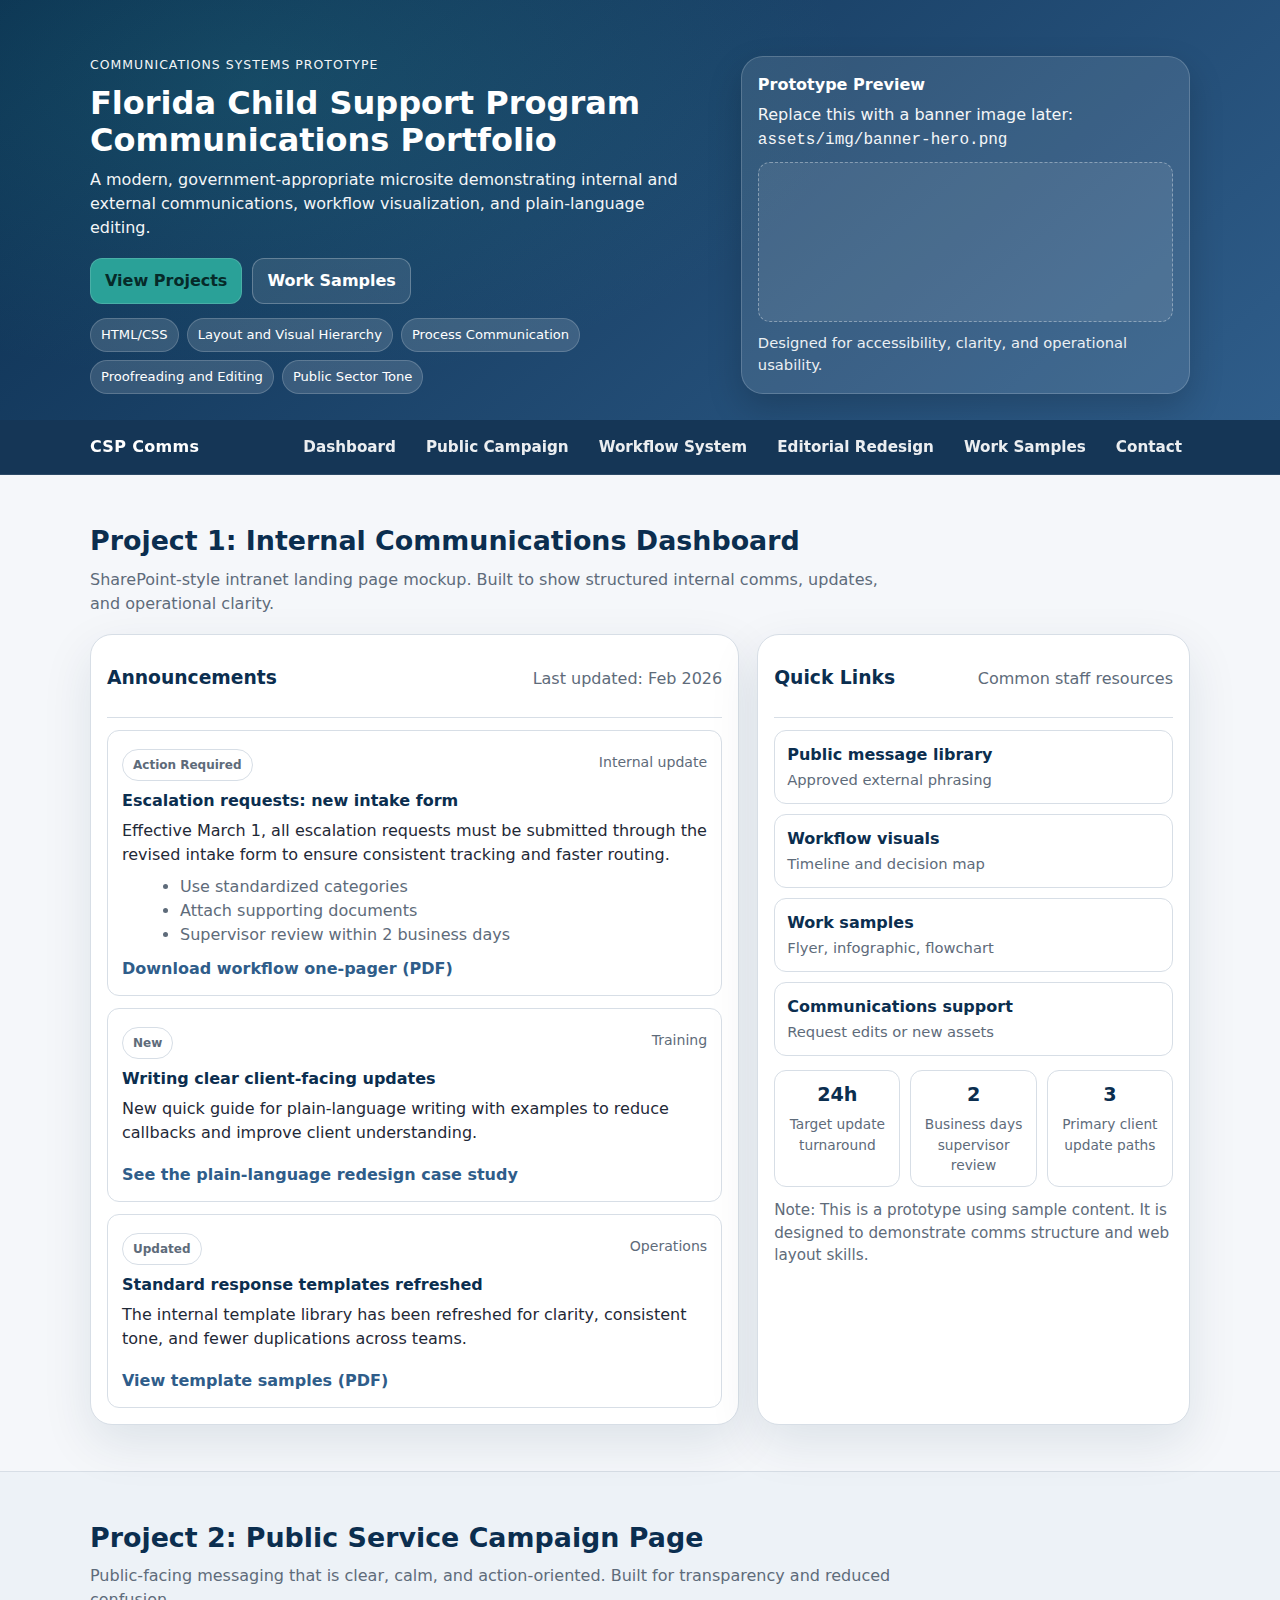
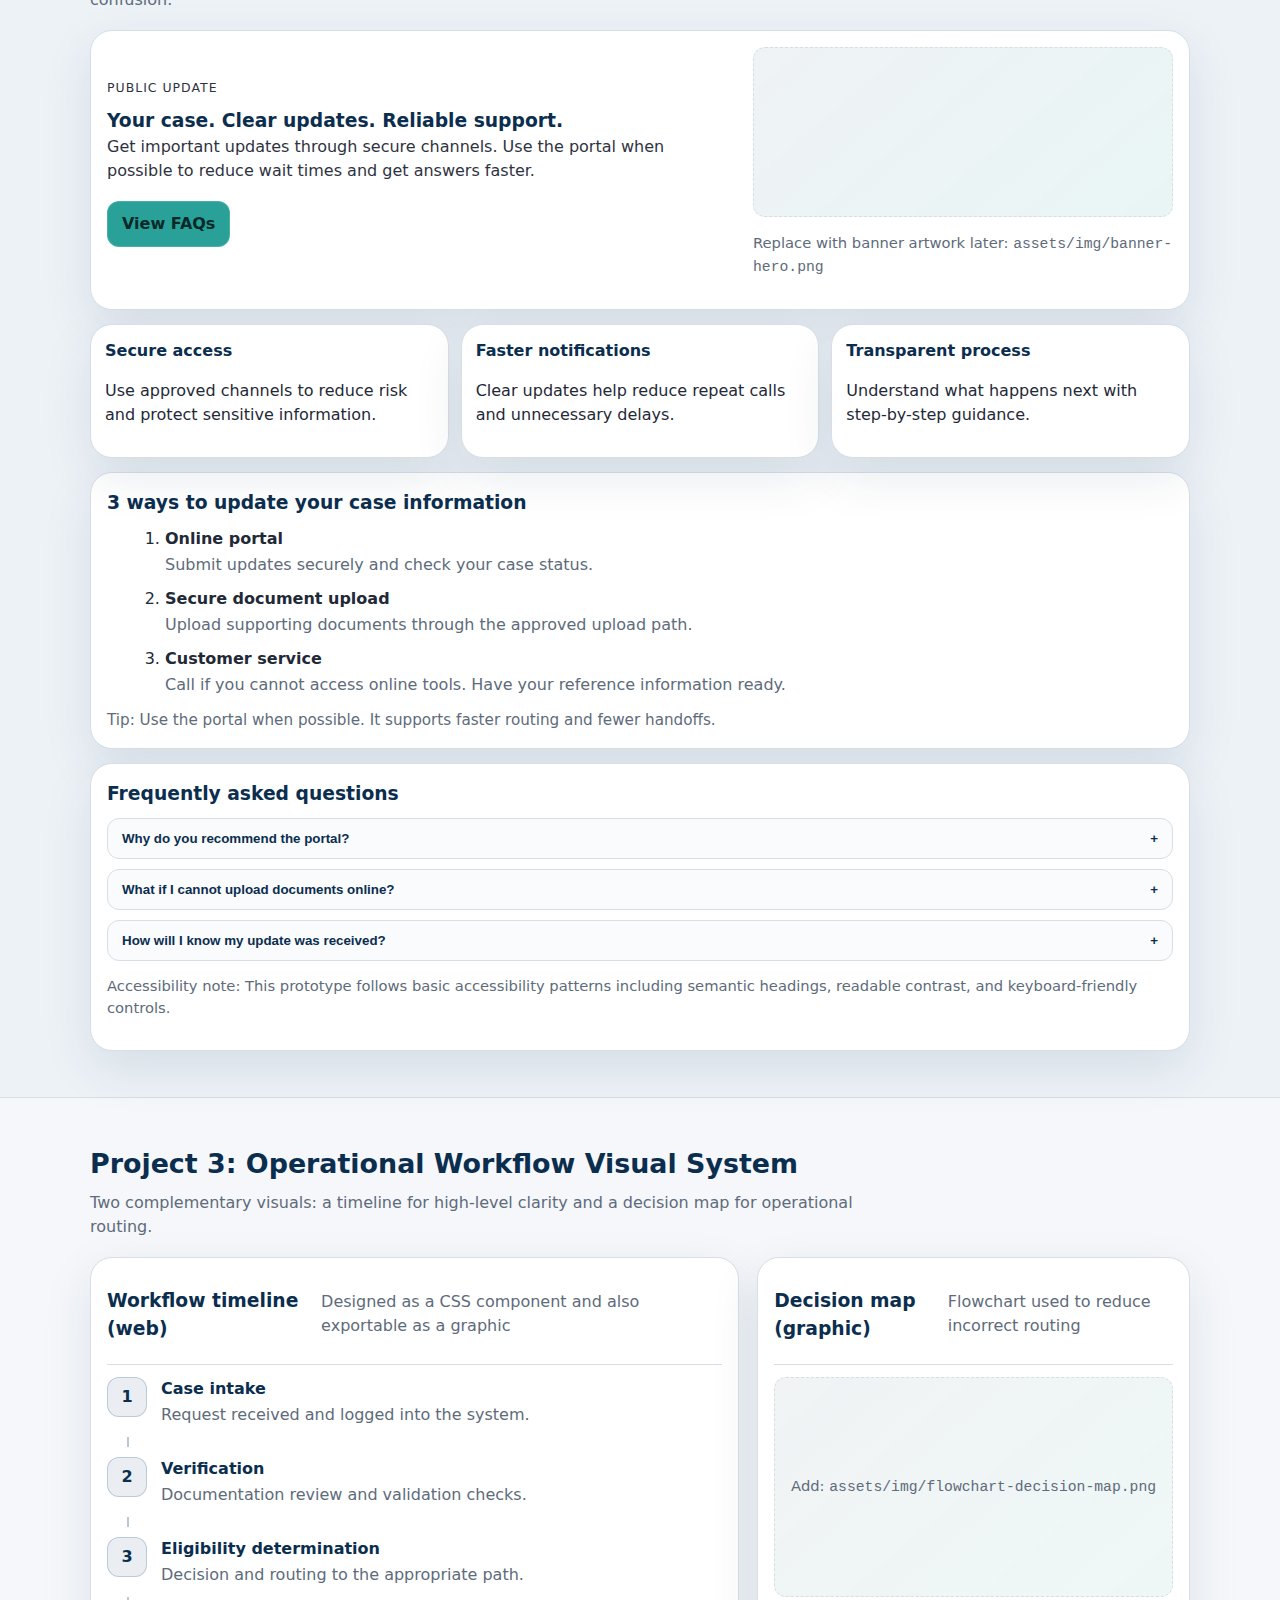
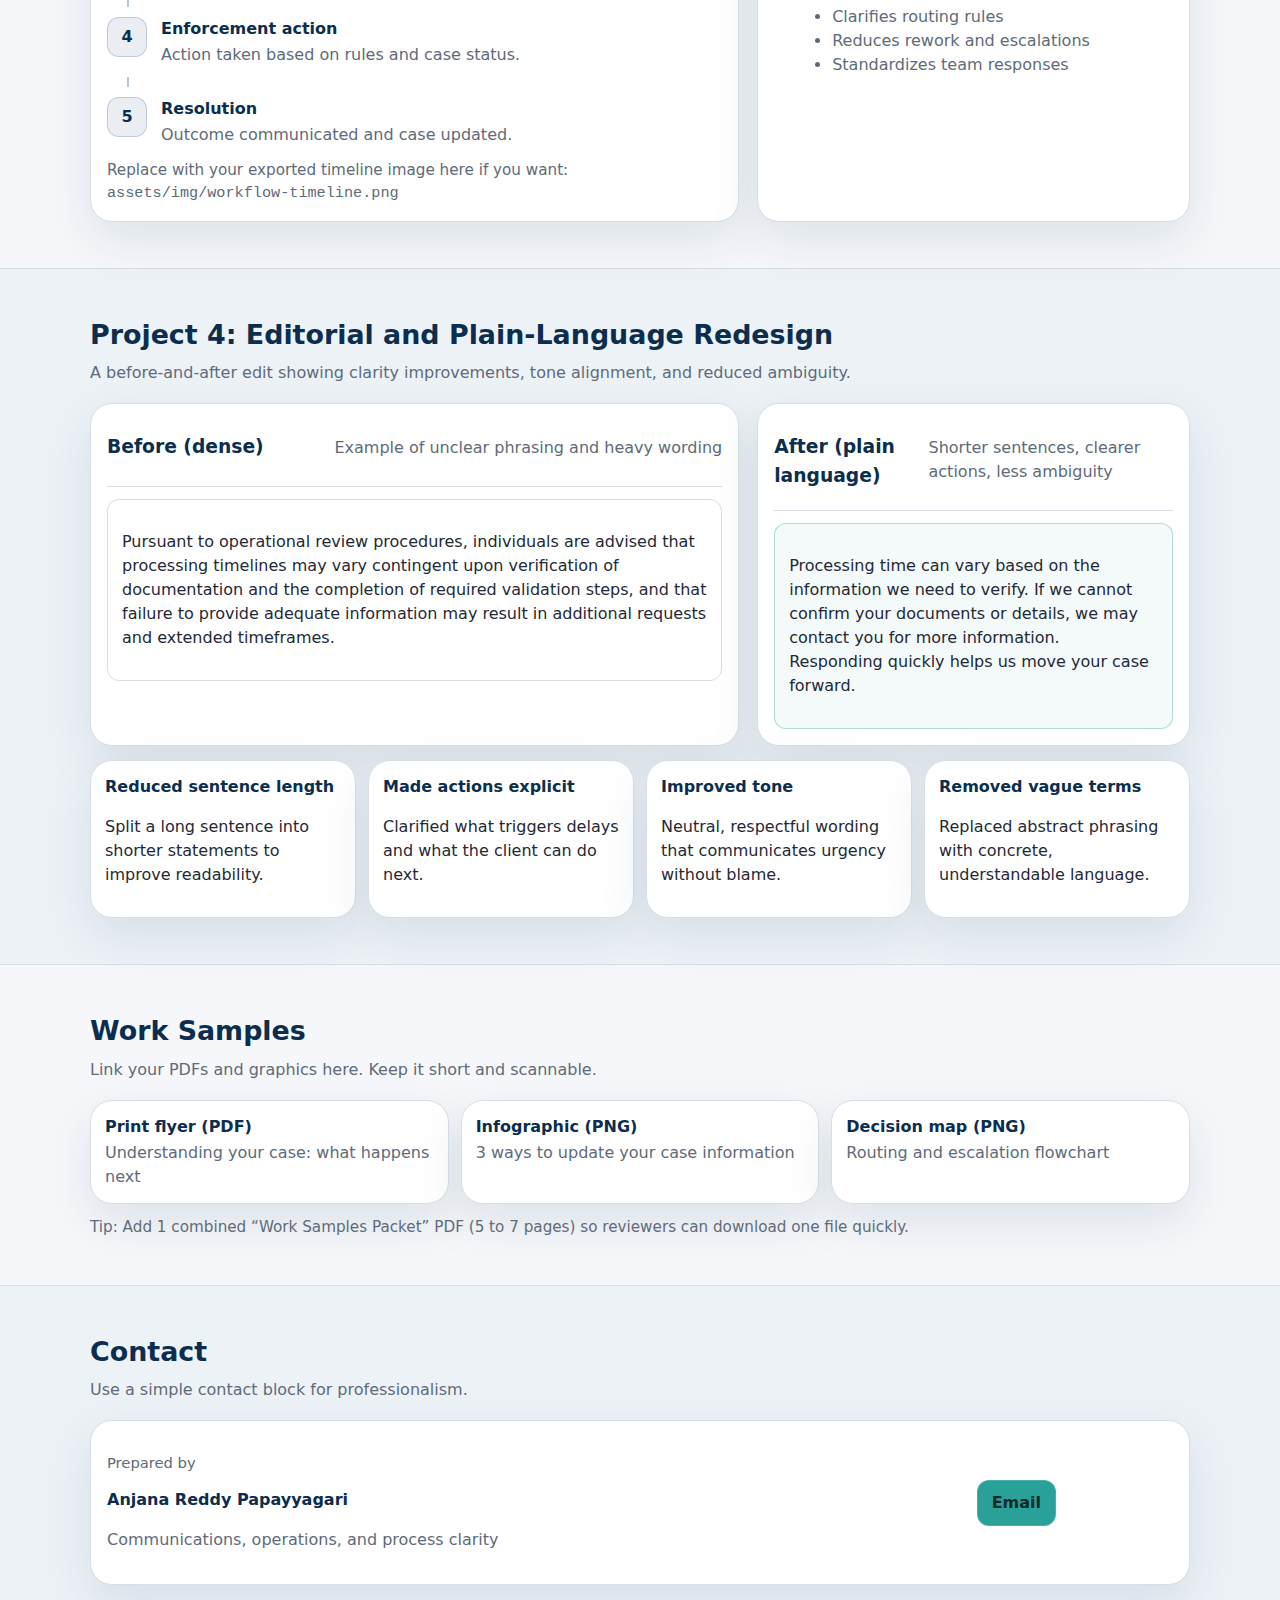
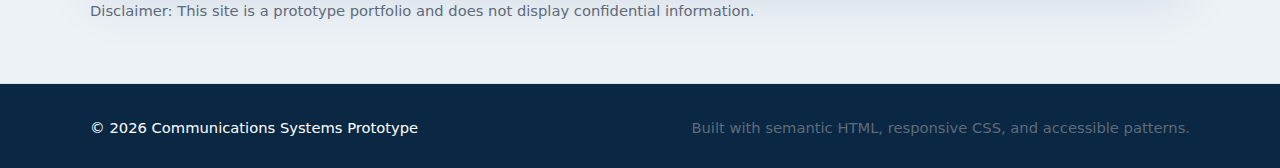
<file: index.html>
<!DOCTYPE html>
<html lang="en">
<head>
  <meta charset="UTF-8" />
  <meta name="viewport" content="width=device-width, initial-scale=1.0" />
  <title>Child Support Program Communications Systems Prototype</title>
  <meta name="description" content="Communications portfolio prototype demonstrating HTML/CSS, layout, process communication, and editorial editing for a Child Support Program context." />
  <link rel="stylesheet" href="styles.css" />
</head>

<body>
  <a class="skip-link" href="#main">Skip to main content</a>

  <header class="site-header">
    <div class="container header-grid">
      <div>
        <p class="kicker">Communications Systems Prototype</p>
        <h1>Florida Child Support Program<br />Communications Portfolio</h1>
        <p class="subtitle">
          A modern, government-appropriate microsite demonstrating internal and external communications, workflow visualization, and plain-language editing.
        </p>

        <div class="header-actions">
          <a class="btn btn-primary" href="#dashboard">View Projects</a>
          <a class="btn btn-ghost" href="#work-samples">Work Samples</a>
        </div>

        <div class="pill-row" aria-label="Skill tags">
          <span class="pill">HTML/CSS</span>
          <span class="pill">Layout and Visual Hierarchy</span>
          <span class="pill">Process Communication</span>
          <span class="pill">Proofreading and Editing</span>
          <span class="pill">Public Sector Tone</span>
        </div>
      </div>

      <div class="hero-card" role="img" aria-label="Hero preview image placeholder">
        <div class="hero-card-inner">
          <p class="hero-card-title">Prototype Preview</p>
          <p class="hero-card-text">
            Replace this with a banner image later:
            <code>assets/img/banner-hero.png</code>
          </p>
          <div class="hero-card-placeholder"></div>
          <p class="hero-card-note">Designed for accessibility, clarity, and operational usability.</p>
        </div>
      </div>
    </div>
  </header>

  <nav class="top-nav" aria-label="Primary">
    <div class="container nav-row">
      <a class="brand" href="#">CSP Comms</a>
      <div class="nav-links">
        <a href="#dashboard">Dashboard</a>
        <a href="#campaign">Public Campaign</a>
        <a href="#workflow">Workflow System</a>
        <a href="#editorial">Editorial Redesign</a>
        <a href="#work-samples">Work Samples</a>
        <a href="#contact">Contact</a>
      </div>
    </div>
  </nav>

  <main id="main">
    <!-- PROJECT 1 -->
    <section id="dashboard" class="section">
      <div class="container">
        <div class="section-head">
          <h2>Project 1: Internal Communications Dashboard</h2>
          <p class="section-sub">
            SharePoint-style intranet landing page mockup. Built to show structured internal comms, updates, and operational clarity.
          </p>
        </div>

        <div class="grid-2">
          <div class="panel">
            <div class="panel-head">
              <h3>Announcements</h3>
              <p class="muted">Last updated: Feb 2026</p>
            </div>

            <div class="card-list">
              <article class="card">
                <div class="card-top">
                  <span class="tag tag-action">Action Required</span>
                  <span class="meta">Internal update</span>
                </div>
                <h4>Escalation requests: new intake form</h4>
                <p>
                  Effective March 1, all escalation requests must be submitted through the revised intake form to ensure consistent tracking and faster routing.
                </p>
                <ul class="mini">
                  <li>Use standardized categories</li>
                  <li>Attach supporting documents</li>
                  <li>Supervisor review within 2 business days</li>
                </ul>
                <a class="text-link" href="#work-samples">Download workflow one-pager (PDF)</a>
              </article>

              <article class="card">
                <div class="card-top">
                  <span class="tag tag-new">New</span>
                  <span class="meta">Training</span>
                </div>
                <h4>Writing clear client-facing updates</h4>
                <p>
                  New quick guide for plain-language writing with examples to reduce callbacks and improve client understanding.
                </p>
                <a class="text-link" href="#editorial">See the plain-language redesign case study</a>
              </article>

              <article class="card">
                <div class="card-top">
                  <span class="tag tag-updated">Updated</span>
                  <span class="meta">Operations</span>
                </div>
                <h4>Standard response templates refreshed</h4>
                <p>
                  The internal template library has been refreshed for clarity, consistent tone, and fewer duplications across teams.
                </p>
                <a class="text-link" href="#work-samples">View template samples (PDF)</a>
              </article>
            </div>
          </div>

          <aside class="panel">
            <div class="panel-head">
              <h3>Quick Links</h3>
              <p class="muted">Common staff resources</p>
            </div>

            <div class="quick-links">
              <a class="quick" href="#campaign">
                <span class="quick-title">Public message library</span>
                <span class="quick-sub">Approved external phrasing</span>
              </a>
              <a class="quick" href="#workflow">
                <span class="quick-title">Workflow visuals</span>
                <span class="quick-sub">Timeline and decision map</span>
              </a>
              <a class="quick" href="#work-samples">
                <span class="quick-title">Work samples</span>
                <span class="quick-sub">Flyer, infographic, flowchart</span>
              </a>
              <a class="quick" href="#contact">
                <span class="quick-title">Communications support</span>
                <span class="quick-sub">Request edits or new assets</span>
              </a>
            </div>

            <div class="metrics" aria-label="Metrics snapshot">
              <div class="metric">
                <p class="metric-num">24h</p>
                <p class="metric-label">Target update turnaround</p>
              </div>
              <div class="metric">
                <p class="metric-num">2</p>
                <p class="metric-label">Business days supervisor review</p>
              </div>
              <div class="metric">
                <p class="metric-num">3</p>
                <p class="metric-label">Primary client update paths</p>
              </div>
            </div>

            <p class="note">
              Note: This is a prototype using sample content. It is designed to demonstrate comms structure and web layout skills.
            </p>
          </aside>
        </div>
      </div>
    </section>

    <!-- PROJECT 2 -->
    <section id="campaign" class="section section-alt">
      <div class="container">
        <div class="section-head">
          <h2>Project 2: Public Service Campaign Page</h2>
          <p class="section-sub">
            Public-facing messaging that is clear, calm, and action-oriented. Built for transparency and reduced confusion.
          </p>
        </div>

        <div class="campaign-hero">
          <div>
            <p class="kicker">Public Update</p>
            <h3>Your case. Clear updates. Reliable support.</h3>
            <p class="subtitle">
              Get important updates through secure channels. Use the portal when possible to reduce wait times and get answers faster.
            </p>

            <div class="header-actions">
              <a class="btn btn-primary" href="#faq">View FAQs</a>
              <a class="btn btn-ghost" href="#update-steps">How to update your information</a>
            </div>
          </div>

          <div class="campaign-hero-art" aria-hidden="true">
            <div class="campaign-art-box"></div>
            <p class="muted small">Replace with banner artwork later: <code>assets/img/banner-hero.png</code></p>
          </div>
        </div>

        <div class="benefits">
          <article class="benefit">
            <h4>Secure access</h4>
            <p>Use approved channels to reduce risk and protect sensitive information.</p>
          </article>
          <article class="benefit">
            <h4>Faster notifications</h4>
            <p>Clear updates help reduce repeat calls and unnecessary delays.</p>
          </article>
          <article class="benefit">
            <h4>Transparent process</h4>
            <p>Understand what happens next with step-by-step guidance.</p>
          </article>
        </div>

        <div id="update-steps" class="step-panel">
          <h3>3 ways to update your case information</h3>
          <ol class="steps">
            <li>
              <strong>Online portal</strong>
              <span>Submit updates securely and check your case status.</span>
            </li>
            <li>
              <strong>Secure document upload</strong>
              <span>Upload supporting documents through the approved upload path.</span>
            </li>
            <li>
              <strong>Customer service</strong>
              <span>Call if you cannot access online tools. Have your reference information ready.</span>
            </li>
          </ol>
          <p class="note">
            Tip: Use the portal when possible. It supports faster routing and fewer handoffs.
          </p>
        </div>

        <div id="faq" class="faq">
          <h3>Frequently asked questions</h3>

          <button class="accordion" aria-expanded="false">
            Why do you recommend the portal?
            <span class="accordion-icon" aria-hidden="true">+</span>
          </button>
          <div class="panel-collapsible" hidden>
            <p>
              Portal submissions are structured, easier to route, and reduce back-and-forth. This can improve processing speed and reduce wait times.
            </p>
          </div>

          <button class="accordion" aria-expanded="false">
            What if I cannot upload documents online?
            <span class="accordion-icon" aria-hidden="true">+</span>
          </button>
          <div class="panel-collapsible" hidden>
            <p>
              Call customer service for guidance. A representative can help identify an alternative path based on your situation.
            </p>
          </div>

          <button class="accordion" aria-expanded="false">
            How will I know my update was received?
            <span class="accordion-icon" aria-hidden="true">+</span>
          </button>
          <div class="panel-collapsible" hidden>
            <p>
              You may receive confirmation depending on the channel used. Keep reference details for follow-up if needed.
            </p>
          </div>

          <p class="small muted">
            Accessibility note: This prototype follows basic accessibility patterns including semantic headings, readable contrast, and keyboard-friendly controls.
          </p>
        </div>
      </div>
    </section>

    <!-- PROJECT 3 -->
    <section id="workflow" class="section">
      <div class="container">
        <div class="section-head">
          <h2>Project 3: Operational Workflow Visual System</h2>
          <p class="section-sub">
            Two complementary visuals: a timeline for high-level clarity and a decision map for operational routing.
          </p>
        </div>

        <div class="workflow-grid">
          <div class="panel">
            <div class="panel-head">
              <h3>Workflow timeline (web)</h3>
              <p class="muted">Designed as a CSS component and also exportable as a graphic</p>
            </div>

            <div class="timeline" aria-label="Case process timeline">
              <div class="t-step">
                <div class="t-dot">1</div>
                <div>
                  <p class="t-title">Case intake</p>
                  <p class="t-desc">Request received and logged into the system.</p>
                </div>
              </div>
              <div class="t-line" aria-hidden="true"></div>

              <div class="t-step">
                <div class="t-dot">2</div>
                <div>
                  <p class="t-title">Verification</p>
                  <p class="t-desc">Documentation review and validation checks.</p>
                </div>
              </div>
              <div class="t-line" aria-hidden="true"></div>

              <div class="t-step">
                <div class="t-dot">3</div>
                <div>
                  <p class="t-title">Eligibility determination</p>
                  <p class="t-desc">Decision and routing to the appropriate path.</p>
                </div>
              </div>
              <div class="t-line" aria-hidden="true"></div>

              <div class="t-step">
                <div class="t-dot">4</div>
                <div>
                  <p class="t-title">Enforcement action</p>
                  <p class="t-desc">Action taken based on rules and case status.</p>
                </div>
              </div>
              <div class="t-line" aria-hidden="true"></div>

              <div class="t-step">
                <div class="t-dot">5</div>
                <div>
                  <p class="t-title">Resolution</p>
                  <p class="t-desc">Outcome communicated and case updated.</p>
                </div>
              </div>
            </div>

            <p class="note">
              Replace with your exported timeline image here if you want:
              <code>assets/img/workflow-timeline.png</code>
            </p>
          </div>

          <aside class="panel">
            <div class="panel-head">
              <h3>Decision map (graphic)</h3>
              <p class="muted">Flowchart used to reduce incorrect routing</p>
            </div>

            <div class="placeholder-img" role="img" aria-label="Decision map placeholder">
              <p class="muted small">Add: <code>assets/img/flowchart-decision-map.png</code></p>
            </div>

            <ul class="mini">
              <li>Clarifies routing rules</li>
              <li>Reduces rework and escalations</li>
              <li>Standardizes team responses</li>
            </ul>
          </aside>
        </div>
      </div>
    </section>

    <!-- PROJECT 4 -->
    <section id="editorial" class="section section-alt">
      <div class="container">
        <div class="section-head">
          <h2>Project 4: Editorial and Plain-Language Redesign</h2>
          <p class="section-sub">
            A before-and-after edit showing clarity improvements, tone alignment, and reduced ambiguity.
          </p>
        </div>

        <div class="grid-2">
          <div class="panel">
            <div class="panel-head">
              <h3>Before (dense)</h3>
              <p class="muted">Example of unclear phrasing and heavy wording</p>
            </div>
            <div class="doc">
              <p>
                Pursuant to operational review procedures, individuals are advised that processing timelines may vary contingent upon verification of documentation and the completion of required validation steps, and that failure to provide adequate information may result in additional requests and extended timeframes.
              </p>
            </div>
          </div>

          <div class="panel">
            <div class="panel-head">
              <h3>After (plain language)</h3>
              <p class="muted">Shorter sentences, clearer actions, less ambiguity</p>
            </div>
            <div class="doc doc-good">
              <p>
                Processing time can vary based on the information we need to verify. If we cannot confirm your documents or details, we may contact you for more information. Responding quickly helps us move your case forward.
              </p>
            </div>
          </div>
        </div>

        <div class="annotation-grid" aria-label="Editing notes">
          <div class="anno">
            <h4>Reduced sentence length</h4>
            <p>Split a long sentence into shorter statements to improve readability.</p>
          </div>
          <div class="anno">
            <h4>Made actions explicit</h4>
            <p>Clarified what triggers delays and what the client can do next.</p>
          </div>
          <div class="anno">
            <h4>Improved tone</h4>
            <p>Neutral, respectful wording that communicates urgency without blame.</p>
          </div>
          <div class="anno">
            <h4>Removed vague terms</h4>
            <p>Replaced abstract phrasing with concrete, understandable language.</p>
          </div>
        </div>
      </div>
    </section>

    <!-- WORK SAMPLES -->
    <section id="work-samples" class="section">
      <div class="container">
        <div class="section-head">
          <h2>Work Samples</h2>
          <p class="section-sub">Link your PDFs and graphics here. Keep it short and scannable.</p>
        </div>

        <div class="samples">
          <a class="sample" href="assets/img/flyer-what-happens-next.pdf" target="_blank" rel="noreferrer">
            <span class="sample-title">Print flyer (PDF)</span>
            <span class="sample-sub">Understanding your case: what happens next</span>
          </a>
          <a class="sample" href="assets/img/infographic-update-info.png" target="_blank" rel="noreferrer">
            <span class="sample-title">Infographic (PNG)</span>
            <span class="sample-sub">3 ways to update your case information</span>
          </a>
          <a class="sample" href="assets/img/flowchart-decision-map.png" target="_blank" rel="noreferrer">
            <span class="sample-title">Decision map (PNG)</span>
            <span class="sample-sub">Routing and escalation flowchart</span>
          </a>
        </div>

        <p class="note">
          Tip: Add 1 combined “Work Samples Packet” PDF (5 to 7 pages) so reviewers can download one file quickly.
        </p>
      </div>
    </section>

    <!-- CONTACT -->
    <section id="contact" class="section section-alt">
      <div class="container">
        <div class="section-head">
          <h2>Contact</h2>
          <p class="section-sub">Use a simple contact block for professionalism.</p>
        </div>

        <div class="contact-card">
          <div>
            <p class="muted small">Prepared by</p>
            <p class="contact-name">Anjana Reddy Papayyagari</p>
            <p class="muted">Communications, operations, and process clarity</p>
          </div>
          <div class="contact-actions">
            <a class="btn btn-primary" href="#">Email</a>
            <a class="btn btn-ghost" href="#">LinkedIn</a>
          </div>
        </div>

        <p class="small muted">
          Disclaimer: This site is a prototype portfolio and does not display confidential information.
        </p>
      </div>
    </section>
  </main>

  <footer class="site-footer">
    <div class="container footer-row">
      <p class="small">© 2026 Communications Systems Prototype</p>
      <p class="small muted">Built with semantic HTML, responsive CSS, and accessible patterns.</p>
    </div>
  </footer>

  <script src="script.js"></script>
</body>
</html>
</file>
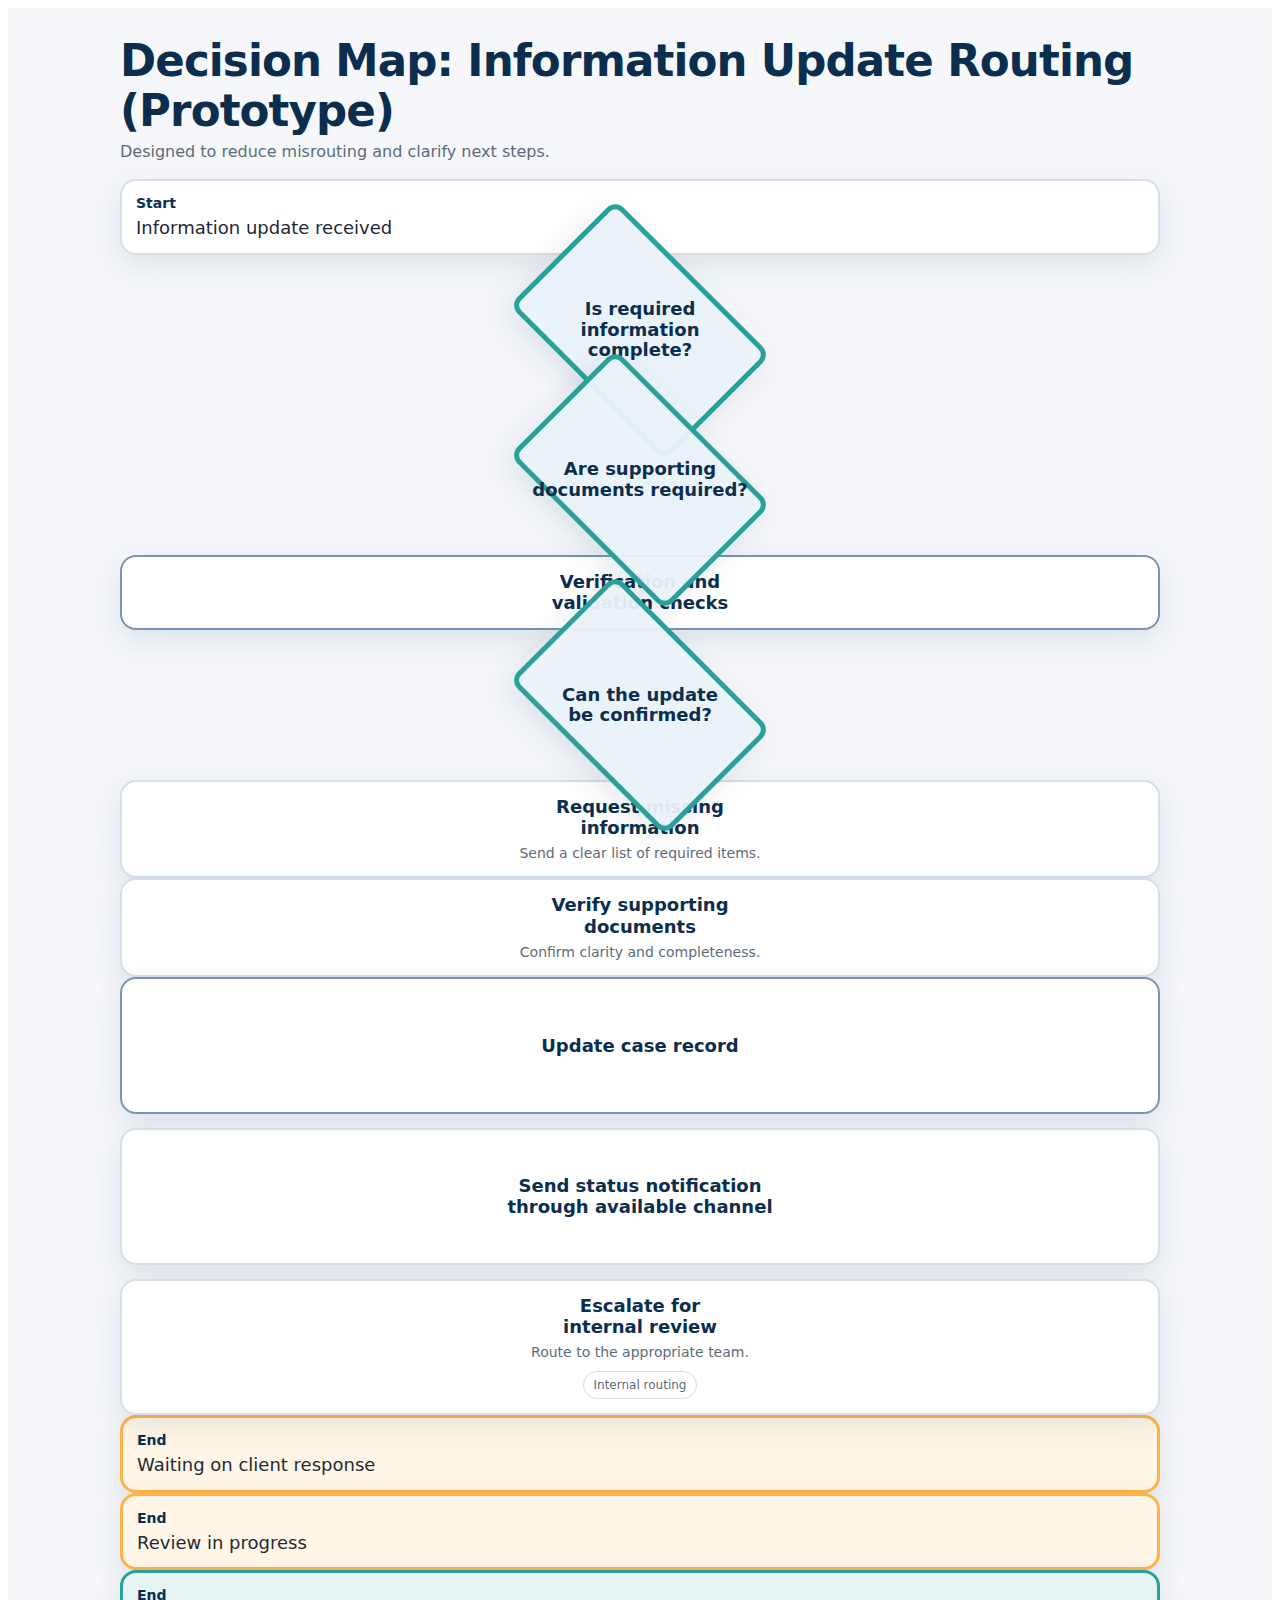
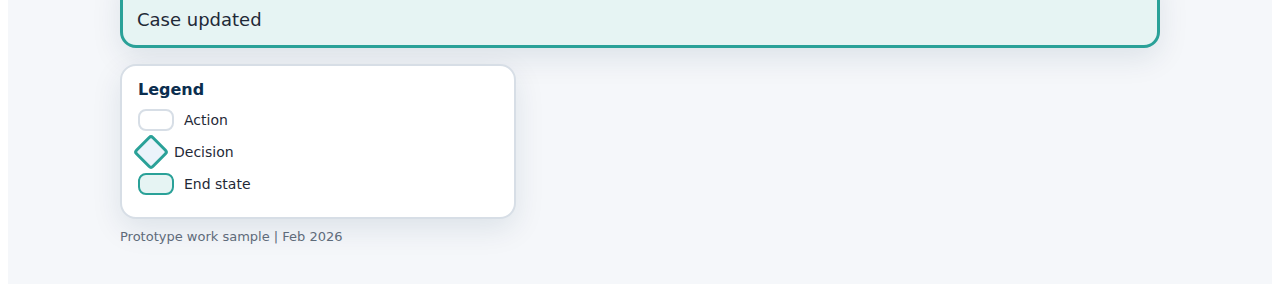
<file: flowchart-decision-map.html>
<!doctype html>
<html lang="en">
<head>
  <meta charset="utf-8" />
  <meta name="viewport" content="width=device-width, initial-scale=1" />
  <title>Decision Map: Information Update Routing</title>
  <link rel="stylesheet" href="./visuals.css" />
</head>
<body>
  <main class="page">
    <section class="card-visual visual--flow" aria-labelledby="flow-title">
      <header class="flow-head">
        <h1 id="flow-title">Decision Map: Information Update Routing (Prototype)</h1>
        <p>Designed to reduce misrouting and clarify next steps.</p>
      </header>

      <!-- Flowchart built on a CSS grid so alignment cannot drift -->
      <div class="flowgrid" aria-label="Information update routing decision map">

        <!-- Row 1: Main spine -->
        <div class="node action r1c1">
          <div class="node__title">Start</div>
          <div class="node__body">Information update received</div>
        </div>

        <div class="node decision r1c2">
          <div class="diamond" aria-hidden="true"></div>
          <div class="node__body node__body--center">Is required<br/>information complete?</div>
        </div>

        <div class="node decision r1c3">
          <div class="diamond" aria-hidden="true"></div>
          <div class="node__body node__body--center">Are supporting<br/>documents required?</div>
        </div>

        <div class="node action strong r1c4">
          <div class="node__body node__body--center">Verification and<br/>validation checks</div>
        </div>

        <div class="node decision r1c5">
          <div class="diamond" aria-hidden="true"></div>
          <div class="node__body node__body--center">Can the update<br/>be confirmed?</div>
        </div>

        <!-- Row 2: Branch actions -->
        <div class="node action r2c2">
          <div class="node__body node__body--center">Request missing<br/>information</div>
          <div class="node__sub">Send a clear list of required items.</div>
        </div>

        <div class="node action r2c3">
          <div class="node__body node__body--center">Verify supporting<br/>documents</div>
          <div class="node__sub">Confirm clarity and completeness.</div>
        </div>

        <div class="lane r2c5">
          <div class="node action strong">
            <div class="node__body node__body--center">Update case record</div>
          </div>
          <div class="node action">
            <div class="node__body node__body--center">Send status notification<br/>through available channel</div>
          </div>
          <div class="node action">
            <div class="node__body node__body--center">Escalate for<br/>internal review</div>
            <div class="node__sub">Route to the appropriate team.</div>
            <div class="tag">Internal routing</div>
          </div>
        </div>

        <!-- Row 3: End states -->
        <div class="node end warn r3c2">
          <div class="node__title">End</div>
          <div class="node__body">Waiting on client response</div>
        </div>

        <div class="node end warn r3c5a">
          <div class="node__title">End</div>
          <div class="node__body">Review in progress</div>
        </div>

        <div class="node end ok r3c5b">
          <div class="node__title">End</div>
          <div class="node__body">Case updated</div>
        </div>

        <!-- Connectors (pure CSS lines anchored to grid cells) -->
        <div class="edge e-start-d1" aria-hidden="true"></div>
        <div class="edge e-d1-d2" aria-hidden="true"></div>
        <div class="edge e-d2-verify" aria-hidden="true"></div>
        <div class="edge e-verify-d3" aria-hidden="true"></div>

        <div class="edge e-d1-no" aria-hidden="true"></div>
        <div class="edge e-d1-no-end" aria-hidden="true"></div>

        <div class="edge e-d2-yes" aria-hidden="true"></div>
        <div class="edge e-d2-yes-to-verify" aria-hidden="true"></div>

        <div class="edge e-d3-to-lane" aria-hidden="true"></div>
        <div class="edge e-lane-to-review" aria-hidden="true"></div>
        <div class="edge e-lane-to-updated" aria-hidden="true"></div>
      </div>

      <div class="legend">
        <div class="legend__title">Legend</div>
        <div class="legend__row">
          <span class="legend__swatch action"></span> Action
        </div>
        <div class="legend__row">
          <span class="legend__swatch decision"></span> Decision
        </div>
        <div class="legend__row">
          <span class="legend__swatch end"></span> End state
        </div>
      </div>

      <footer class="flow-foot">Prototype work sample | Feb 2026</footer>
    </section>
  </main>
</body>
</html>
</file>
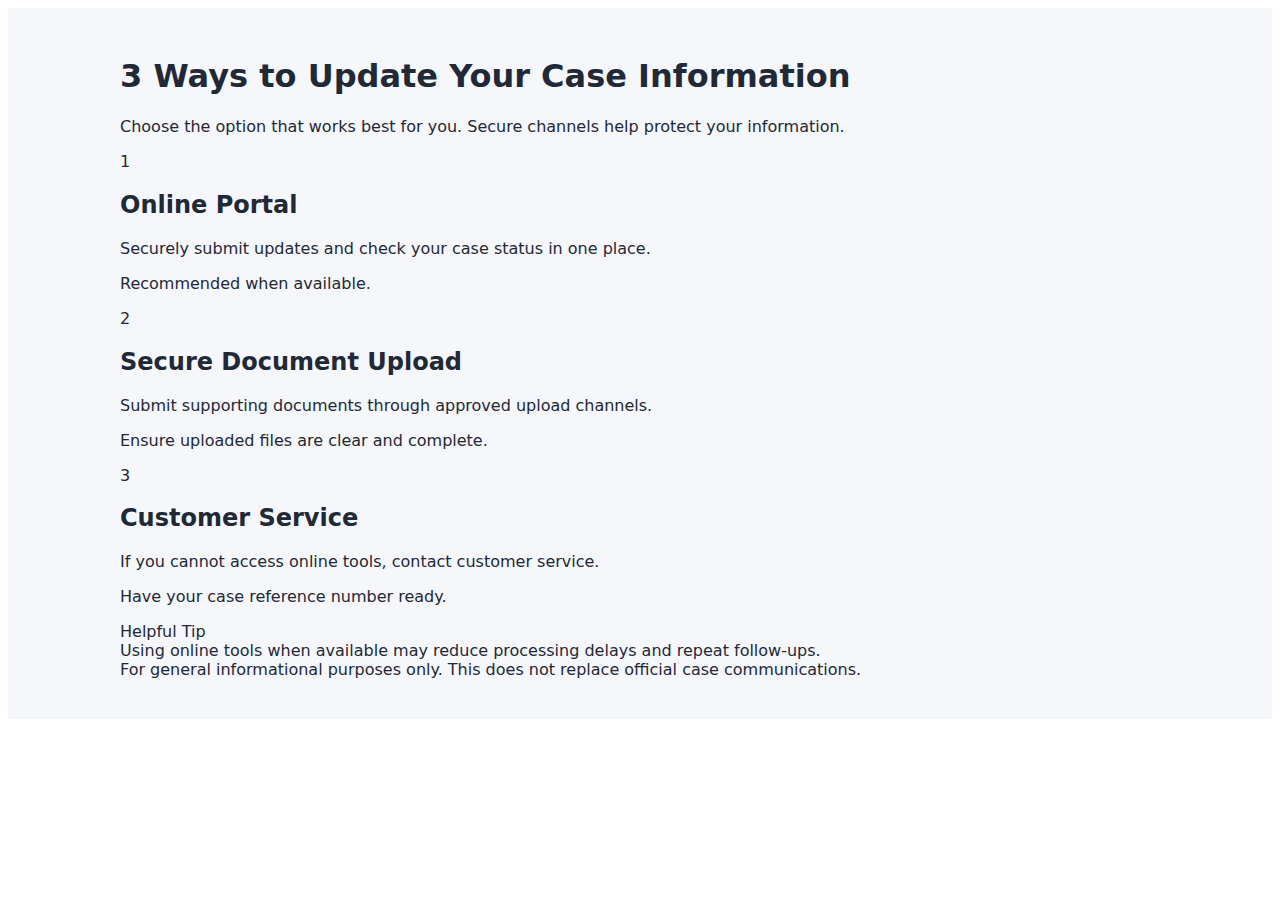
<file: infographic-update-info.html>
<!doctype html>
<html lang="en">
<head>
  <meta charset="utf-8" />
  <meta name="viewport" content="width=device-width, initial-scale=1" />
  <title>Infographic: Update Case Information</title>
  <link rel="stylesheet" href="./visuals.css" />
</head>
<body>
  <main class="page">
    <section class="card-visual visual--infographic" aria-labelledby="infographic-title">
      <header class="hero">
        <h1 id="infographic-title">3 Ways to Update Your Case Information</h1>
        <p>Choose the option that works best for you. Secure channels help protect your information.</p>
      </header>

      <div class="stack" role="list" aria-label="Update methods">
        <article class="method" role="listitem">
          <div class="method__badge" aria-hidden="true">
            <div class="badge">1</div>
          </div>
          <div class="method__content">
            <h2>Online Portal</h2>
            <p class="method__desc">Securely submit updates and check your case status in one place.</p>
            <p class="method__note">Recommended when available.</p>
          </div>
        </article>

        <article class="method" role="listitem">
          <div class="method__badge" aria-hidden="true">
            <div class="badge">2</div>
          </div>
          <div class="method__content">
            <h2>Secure Document Upload</h2>
            <p class="method__desc">Submit supporting documents through approved upload channels.</p>
            <p class="method__note">Ensure uploaded files are clear and complete.</p>
          </div>
        </article>

        <article class="method" role="listitem">
          <div class="method__badge" aria-hidden="true">
            <div class="badge">3</div>
          </div>
          <div class="method__content">
            <h2>Customer Service</h2>
            <p class="method__desc">If you cannot access online tools, contact customer service.</p>
            <p class="method__note">Have your case reference number ready.</p>
          </div>
        </article>
      </div>

      <aside class="tip" aria-label="Helpful tip">
        <div class="tip__title">Helpful Tip</div>
        <div class="tip__text">Using online tools when available may reduce processing delays and repeat follow-ups.</div>
      </aside>

      <footer class="fineprint">
        For general informational purposes only. This does not replace official case communications.
      </footer>
    </section>
  </main>
</body>
</html>
</file>
<file: styles.css>
:root{
  --navy:#0B2E4F;
  --slate:#2F5D8A;
  --teal:#2AA198;
  --bg:#F5F7FA;
  --card:#FFFFFF;
  --text:#2B2B2B;
  --muted:#5E6B7A;
  --line:#D7DEE6;
  --shadow: 0 8px 24px rgba(0,0,0,0.08);
  --shadow2: 0 10px 30px rgba(0,0,0,0.10);
  --radius: 14px;
}

*{ box-sizing:border-box; }
html{ scroll-behavior:smooth; }
body{
  margin:0;
  font-family: system-ui, -apple-system, Segoe UI, Roboto, Arial, sans-serif;
  background:var(--bg);
  color:var(--text);
  line-height:1.5;
}

.container{
  width:min(1100px, 92vw);
  margin:0 auto;
}

.skip-link{
  position:absolute;
  left:-999px;
  top:auto;
  width:1px;
  height:1px;
  overflow:hidden;
}
.skip-link:focus{
  left:16px;
  top:16px;
  width:auto;
  height:auto;
  padding:10px 12px;
  background:#fff;
  border:2px solid var(--teal);
  border-radius:10px;
  z-index:9999;
}

.site-header{
  background: radial-gradient(1000px 500px at 20% 20%, rgba(42,161,152,0.18), transparent 60%),
              linear-gradient(140deg, rgba(11,46,79,1), rgba(47,93,138,1));
  color:#fff;
  padding:56px 0 26px;
}

.header-grid{
  display:grid;
  grid-template-columns: 1.4fr 1fr;
  gap:22px;
  align-items:stretch;
}

.kicker{
  text-transform:uppercase;
  letter-spacing:0.08em;
  font-size:0.78rem;
  opacity:0.95;
  margin:0 0 10px;
}

h1{
  margin:0 0 10px;
  font-size: clamp(1.7rem, 2.5vw, 2.6rem);
  line-height:1.15;
}

.subtitle{
  margin:0 0 18px;
  max-width:60ch;
  opacity:0.95;
}

.header-actions{
  display:flex;
  flex-wrap:wrap;
  gap:10px;
  margin:10px 0 14px;
}

.pill-row{
  display:flex;
  flex-wrap:wrap;
  gap:8px;
}

.pill{
  background: rgba(255,255,255,0.14);
  border: 1px solid rgba(255,255,255,0.18);
  padding:6px 10px;
  border-radius:999px;
  font-size:0.82rem;
}

.hero-card{
  background: rgba(255,255,255,0.10);
  border: 1px solid rgba(255,255,255,0.18);
  border-radius: var(--radius);
  box-shadow: 0 14px 34px rgba(0,0,0,0.18);
}
.hero-card-inner{ padding:16px; }
.hero-card-title{ margin:0 0 6px; font-weight:700; }
.hero-card-text{ margin:0 0 10px; opacity:0.95; }
.hero-card-placeholder{
  height:160px;
  border-radius:12px;
  border:1px dashed rgba(255,255,255,0.35);
  background: rgba(255,255,255,0.08);
}
.hero-card-note{ margin:10px 0 0; opacity:0.9; font-size:0.92rem; }

.top-nav{
  position:sticky;
  top:0;
  z-index:1000;
  background: rgba(11,46,79,0.96);
  backdrop-filter: blur(10px);
  border-bottom:1px solid rgba(255,255,255,0.10);
}

.nav-row{
  display:flex;
  align-items:center;
  justify-content:space-between;
  padding:10px 0;
  gap:14px;
}

.brand{
  color:#fff;
  text-decoration:none;
  font-weight:800;
  letter-spacing:0.02em;
}
.nav-links{
  display:flex;
  gap:14px;
  flex-wrap:wrap;
  justify-content:flex-end;
}
.nav-links a{
  color: rgba(255,255,255,0.92);
  text-decoration:none;
  font-weight:600;
  font-size:0.95rem;
  padding:6px 8px;
  border-radius:10px;
}
.nav-links a:hover, .nav-links a:focus{
  outline:none;
  background: rgba(255,255,255,0.10);
}

.section{
  padding:46px 0;
}
.section-alt{
  background: #EDF2F7;
  border-top:1px solid var(--line);
  border-bottom:1px solid var(--line);
}

.section-head{
  margin-bottom:18px;
}
h2{
  margin:0 0 6px;
  color: var(--navy);
  font-size: clamp(1.3rem, 2.1vw, 1.8rem);
}
.section-sub{
  margin:0;
  color: var(--muted);
  max-width:80ch;
}

.grid-2{
  display:grid;
  grid-template-columns: 1.2fr 0.8fr;
  gap:18px;
}

.panel{
  background: var(--card);
  border:1px solid var(--line);
  border-radius: var(--radius);
  box-shadow: var(--shadow);
  padding:16px;
}

.panel-head{
  display:flex;
  align-items:baseline;
  justify-content:space-between;
  gap:12px;
  border-bottom:1px solid var(--line);
  padding-bottom:10px;
  margin-bottom:12px;
}
h3{ margin:0; color: var(--navy); }
.muted{ color:var(--muted); }
.small{ font-size:0.92rem; }

.card-list{ display:grid; gap:12px; }
.card{
  border:1px solid var(--line);
  border-radius: 12px;
  padding:14px;
  background:#fff;
  transition: transform 180ms ease, box-shadow 180ms ease;
}
.card:hover{
  transform: translateY(-4px);
  box-shadow: var(--shadow2);
}
.card-top{
  display:flex;
  align-items:center;
  justify-content:space-between;
  gap:10px;
  margin-bottom:8px;
}
.meta{ font-size:0.88rem; color:var(--muted); }

.tag{
  display:inline-block;
  padding:4px 10px;
  border-radius:999px;
  font-weight:700;
  font-size:0.78rem;
  border:1px solid var(--line);
}
.tag-new{ background: rgba(42,161,152,0.12); border-color: rgba(42,161,152,0.35); color: #11645E; }
.tag-updated{ background: rgba(47,93,138,0.10); border-color: rgba(47,93,138,0.30); color:#1E4A73; }
.tag-action{ background: rgba(255,179,71,0.15); border-color: rgba(255,179,71,0.35); color:#7A4A00; }

.card h4{ margin:0 0 6px; color: var(--navy); }
.card p{ margin:0 0 8px; }
.mini{ margin:8px 0 0 18px; color: var(--muted); }
.text-link{
  display:inline-block;
  margin-top:10px;
  color: var(--slate);
  text-decoration:none;
  font-weight:700;
}
.text-link:hover{ text-decoration:underline; }

.quick-links{ display:grid; gap:10px; margin-bottom:14px; }
.quick{
  display:block;
  text-decoration:none;
  border:1px solid var(--line);
  border-radius:12px;
  padding:12px;
  background:#fff;
  transition: transform 160ms ease, box-shadow 160ms ease;
}
.quick:hover{
  transform: translateY(-3px);
  box-shadow: var(--shadow2);
}
.quick-title{ display:block; font-weight:800; color: var(--navy); }
.quick-sub{ display:block; color: var(--muted); margin-top:2px; font-size:0.92rem; }

.metrics{
  display:grid;
  grid-template-columns: repeat(3, 1fr);
  gap:10px;
  margin-top:10px;
}
.metric{
  border:1px solid var(--line);
  border-radius:12px;
  padding:10px;
  background:#fff;
  text-align:center;
}
.metric-num{ margin:0; font-size:1.2rem; font-weight:900; color: var(--navy); }
.metric-label{ margin:4px 0 0; font-size:0.86rem; color: var(--muted); }

.note{
  margin:12px 0 0;
  color: var(--muted);
  font-size:0.95rem;
}

.btn{
  display:inline-block;
  text-decoration:none;
  font-weight:800;
  border-radius:12px;
  padding:10px 14px;
  border:1px solid transparent;
}
.btn-primary{
  background: var(--teal);
  color:#062A29;
  border-color: rgba(255,255,255,0.15);
}
.btn-primary:hover{ filter: brightness(0.97); }
.btn-ghost{
  background: rgba(255,255,255,0.10);
  color:#fff;
  border-color: rgba(255,255,255,0.25);
}
.btn-ghost:hover{ background: rgba(255,255,255,0.14); }

.campaign-hero{
  display:grid;
  grid-template-columns: 1.2fr 0.8fr;
  gap:16px;
  align-items:center;
  background:#fff;
  border:1px solid var(--line);
  border-radius: var(--radius);
  box-shadow: var(--shadow);
  padding:16px;
  margin-bottom:14px;
}
.campaign-hero-art .campaign-art-box{
  height:170px;
  border-radius:12px;
  border:1px dashed var(--line);
  background: linear-gradient(140deg, rgba(47,93,138,0.08), rgba(42,161,152,0.10));
}

.benefits{
  display:grid;
  grid-template-columns: repeat(3, 1fr);
  gap:12px;
  margin:14px 0;
}
.benefit{
  background:#fff;
  border:1px solid var(--line);
  border-radius: var(--radius);
  box-shadow: var(--shadow);
  padding:14px;
}
.benefit h4{ margin:0 0 6px; color: var(--navy); }

.step-panel{
  background:#fff;
  border:1px solid var(--line);
  border-radius: var(--radius);
  box-shadow: var(--shadow);
  padding:16px;
  margin:14px 0;
}
.steps{
  margin:10px 0 0 18px;
}
.steps li{ margin:10px 0; }
.steps span{ display:block; color: var(--muted); margin-top:2px; }

.faq{
  background:#fff;
  border:1px solid var(--line);
  border-radius: var(--radius);
  box-shadow: var(--shadow);
  padding:16px;
}

.accordion{
  width:100%;
  text-align:left;
  background:#F9FBFD;
  border:1px solid var(--line);
  border-radius:12px;
  padding:12px 14px;
  font-weight:900;
  color: var(--navy);
  display:flex;
  justify-content:space-between;
  align-items:center;
  margin-top:10px;
  cursor:pointer;
}
.accordion:focus{ outline:2px solid rgba(42,161,152,0.6); outline-offset:2px; }
.panel-collapsible{
  border-left:3px solid rgba(42,161,152,0.6);
  padding:10px 12px;
  margin:8px 2px 0;
  color: var(--muted);
}

.workflow-grid{
  display:grid;
  grid-template-columns: 1.2fr 0.8fr;
  gap:18px;
}

.timeline{
  display:flex;
  flex-direction:column;
  gap:10px;
}
.t-step{
  display:grid;
  grid-template-columns: 44px 1fr;
  gap:10px;
  align-items:flex-start;
}
.t-dot{
  width:40px;
  height:40px;
  border-radius:12px;
  background: rgba(47,93,138,0.10);
  border:1px solid rgba(47,93,138,0.25);
  display:flex;
  align-items:center;
  justify-content:center;
  font-weight:900;
  color: var(--navy);
}
.t-title{ margin:0; font-weight:900; color: var(--navy); }
.t-desc{ margin:2px 0 0; color: var(--muted); }
.t-line{
  height:10px;
  border-left:2px dashed rgba(47,93,138,0.35);
  margin-left:20px;
}

.placeholder-img{
  height:220px;
  border-radius:12px;
  border:1px dashed var(--line);
  background: linear-gradient(140deg, rgba(11,46,79,0.06), rgba(42,161,152,0.08));
  display:flex;
  align-items:center;
  justify-content:center;
  padding:12px;
}

.doc{
  border:1px solid var(--line);
  border-radius:12px;
  padding:14px;
  background:#fff;
}
.doc-good{
  border-color: rgba(42,161,152,0.35);
  background: rgba(42,161,152,0.05);
}

.annotation-grid{
  display:grid;
  grid-template-columns: repeat(4, 1fr);
  gap:12px;
  margin-top:14px;
}
.anno{
  background:#fff;
  border:1px solid var(--line);
  border-radius: var(--radius);
  box-shadow: var(--shadow);
  padding:14px;
}
.anno h4{ margin:0 0 6px; color: var(--navy); }

.samples{
  display:grid;
  grid-template-columns: repeat(3, 1fr);
  gap:12px;
}
.sample{
  text-decoration:none;
  background:#fff;
  border:1px solid var(--line);
  border-radius: var(--radius);
  box-shadow: var(--shadow);
  padding:14px;
  transition: transform 160ms ease, box-shadow 160ms ease;
}
.sample:hover{
  transform: translateY(-4px);
  box-shadow: var(--shadow2);
}
.sample-title{ display:block; font-weight:900; color: var(--navy); }
.sample-sub{ display:block; color: var(--muted); margin-top:2px; }

.contact-card{
  display:flex;
  align-items:center;
  justify-content:space-between;
  gap:12px;
  background:#fff;
  border:1px solid var(--line);
  border-radius: var(--radius);
  box-shadow: var(--shadow);
  padding:16px;
}
.contact-name{ margin:4px 0; font-weight:900; color: var(--navy); }
.contact-actions{ display:flex; gap:10px; flex-wrap:wrap; }

.site-footer{
  background: #0A2843;
  color:#fff;
  padding:18px 0;
}
.footer-row{
  display:flex;
  justify-content:space-between;
  gap:12px;
  flex-wrap:wrap;
}
code{ font-family: ui-monospace, SFMono-Regular, Menlo, Consolas, monospace; }

@media (max-width: 900px){
  .header-grid{ grid-template-columns: 1fr; }
  .grid-2{ grid-template-columns: 1fr; }
  .workflow-grid{ grid-template-columns: 1fr; }
  .benefits{ grid-template-columns: 1fr; }
  .annotation-grid{ grid-template-columns: 1fr 1fr; }
  .samples{ grid-template-columns: 1fr; }
  .campaign-hero{ grid-template-columns: 1fr; }
}
@media (max-width: 520px){
  .annotation-grid{ grid-template-columns: 1fr; }
  .nav-links{ gap:8px; }
}
.badge{
  display:inline-block;
  margin-top:8px;
  padding:6px 10px;
  border-radius:999px;
  background: rgba(255,255,255,0.14);
  border: 1px solid rgba(255,255,255,0.22);
  font-weight:800;
  font-size:0.85rem;
}
/* ---------- Design tokens ---------- */
:root{
  --navy:#0B2E4F;
  --slate:#2F5D8A;
  --teal:#2AA198;
  --bg:#F5F7FA;
  --line:#D7DEE6;
  --text:#1f2937;
  --muted:#5E6B7A;
  --white:#ffffff;

  --amber-bg:#FFF6E7;
  --amber-border:#FFB347;
  --teal-soft:#E6F4F3;

  --radius:22px;
  --radius-sm:16px;

  --shadow: 0 18px 50px rgba(11,46,79,.10);
  --shadow-soft: 0 10px 30px rgba(11,46,79,.10);

  --font: ui-sans-serif, system-ui, -apple-system, "Segoe UI", Roboto, Arial, "Helvetica Neue", sans-serif;
}

*{ box-sizing:border-box; }
html,body{ height:100%; }
body{
  margin:0;
  font-family:var(--font);
  color:var(--text);
  background: var(--bg);
}

.page{
  padding: 28px 16px 40px;
  display:flex;
  justify-content:center;
}

.card-visual{
  width:min(980px, 100%);
  background: transparent;
}

/* ---------- Infographic ---------- */
.visual--infographic{
  width:min(720px, 100%);
}

.hero{
  background: var(--navy);
  color: var(--white);
  border-radius: var(--radius);
  padding: 26px 28px;
  box-shadow: var(--shadow);
}

.hero h1{
  margin:0 0 8px;
  font-size: clamp(28px, 4.2vw, 44px);
  line-height: 1.05;
  letter-spacing: -0.02em;
  font-weight: 800;
}

.hero p{
  margin:0;
  font-size: clamp(14px, 2vw, 18px);
  color: rgba(255,255,255,.86);
  line-height: 1.35;
}

.stack{
  margin-top: 18px;
  display:flex;
  flex-direction:column;
  gap: 16px;
}

.method{
  background: var(--white);
  border: 2px solid var(--line);
  border-radius: var(--radius);
  box-shadow: var(--shadow-soft);
  display:grid;
  grid-template-columns: 92px 1fr;
  overflow:hidden;
}

.method__badge{
  position:relative;
  display:flex;
  align-items:center;
  justify-content:center;
  padding: 18px 10px;
}

.method__badge::after{
  content:"";
  position:absolute;
  right:0;
  top:18px;
  bottom:18px;
  width:2px;
  background: var(--line);
}

.badge{
  width: 62px;
  height: 62px;
  border-radius: 999px;
  display:grid;
  place-items:center;
  border: 4px solid var(--teal);
  background: var(--teal-soft);
  color: var(--navy);
  font-weight: 900;
  font-size: 26px;
}

.method__content{
  padding: 18px 22px;
}

.method__content h2{
  margin: 2px 0 10px;
  font-size: 28px;
  line-height: 1.1;
  letter-spacing: -0.01em;
  color: var(--navy);
}

.method__desc{
  margin: 0 0 10px;
  font-size: 18px;
  line-height: 1.35;
}

.method__note{
  margin: 0;
  color: var(--muted);
  font-size: 16px;
}

.tip{
  margin-top: 18px;
  background: var(--teal-soft);
  border: 2px solid var(--teal);
  border-radius: var(--radius);
  padding: 18px 22px;
  box-shadow: var(--shadow-soft);
  display:grid;
  gap: 6px;
}

.tip__title{
  font-weight: 900;
  color: var(--navy);
  font-size: 18px;
}

.tip__text{
  font-size: 18px;
  line-height: 1.35;
}

.fineprint{
  margin-top: 10px;
  color: var(--muted);
  font-size: 13px;
  line-height: 1.35;
}

/* Responsive tweaks */
@media (max-width: 520px){
  .method{ grid-template-columns: 84px 1fr; }
  .method__content h2{ font-size: 22px; }
  .method__desc, .tip__text{ font-size: 16px; }
  .badge{ width:56px; height:56px; font-size:22px; }
}

/* ---------- Flowchart ---------- */
.visual--flow{
  width:min(1040px, 100%);
}

.flow-head h1{
  margin: 0 0 6px;
  font-size: clamp(26px, 3.4vw, 44px);
  letter-spacing: -0.02em;
  color: var(--navy);
  font-weight: 900;
}

.flow-head p{
  margin: 0 0 18px;
  color: var(--muted);
  font-size: 16px;
}

.flowgrid{
  position: relative;
  background: transparent;
  padding: 14px 8px 28px;
  display:grid;
  grid-template-columns: 1.05fr 1fr 1fr 1.05fr 1fr;
  grid-template-rows: 170px 190px 160px;
  gap: 18px 18px;
}

.node{
  background: var(--white);
  border: 2px solid var(--line);
  border-radius: var(--radius-sm);
  box-shadow: var(--shadow-soft);
  padding: 14px 14px;
  display:grid;
  gap: 6px;
  align-content:center;
}

.node.strong{
  border-color: rgba(47,93,138,.65);
}

.node__title{
  font-weight: 900;
  color: var(--navy);
  font-size: 14px;
  text-transform: none;
}

.node__body{
  font-size: 18px;
  line-height: 1.2;
}

.node__body--center{
  text-align:center;
  font-weight: 800;
}

.node__sub{
  color: var(--muted);
  font-size: 14px;
  line-height: 1.25;
  text-align:center;
}

/* Decision nodes */
.node.decision{
  background: transparent;
  border: 0;
  box-shadow: none;
  padding: 0;
  display:grid;
  place-items:center;
  position:relative;
}

.node.decision .node__body{
  position:absolute;
  width: 78%;
  max-width: 220px;
  text-align:center;
  font-weight: 900;
  color: var(--navy);
  font-size: 18px;
  line-height: 1.12;
}

.diamond{
  width: 210px;
  height: 140px;
  background: rgba(234,242,250,.95);
  border: 5px solid var(--teal);
  transform: rotate(45deg);
  border-radius: 12px;
  box-shadow: var(--shadow-soft);
}

/* End states */
.node.end{
  border-width: 3px;
}
.node.end.warn{
  background: var(--amber-bg);
  border-color: var(--amber-border);
}
.node.end.ok{
  background: var(--teal-soft);
  border-color: var(--teal);
}

.tag{
  justify-self:center;
  margin-top: 4px;
  padding: 6px 10px;
  border-radius: 999px;
  border: 1px solid var(--line);
  color: var(--muted);
  font-size: 12px;
  background: rgba(255,255,255,.7);
}

/* Right-side lane under Decision 3 (keeps it clean) */
.lane{
  display:grid;
  grid-auto-rows: 1fr;
  gap: 14px;
}

/* Grid placement helpers */
.r1c1{ grid-column:1; grid-row:1; }
.r1c2{ grid-column:2; grid-row:1; }
.r1c3{ grid-column:3; grid-row:1; }
.r1c4{ grid-column:4; grid-row:1; }
.r1c5{ grid-column:5; grid-row:1; }

.r2c2{ grid-column:2; grid-row:2; }
.r2c3{ grid-column:3; grid-row:2; }
.r2c5{ grid-column:5; grid-row:2; }

.r3c2{ grid-column:2; grid-row:3; }
.r3c5a{ grid-column:5; grid-row:3; align-self:start; }
.r3c5b{ grid-column:5; grid-row:3; align-self:end; }

/* ---------- Edges (CSS connector lines) ---------- */
.edge{
  position:absolute;
  pointer-events:none;
}

/* Main spine connectors (horizontal) */
.e-start-d1{
  left: 19%;
  top: 85px;
  width: 10%;
  height: 0;
  border-top: 4px solid var(--slate);
}
.e-d1-d2{
  left: 39%;
  top: 85px;
  width: 14%;
  height: 0;
  border-top: 4px solid var(--slate);
}
.e-d2-verify{
  left: 56%;
  top: 85px;
  width: 15%;
  height: 0;
  border-top: 4px solid var(--slate);
}
.e-verify-d3{
  left: 74%;
  top: 85px;
  width: 12%;
  height: 0;
  border-top: 4px solid var(--slate);
}

/* Branch lines (vertical) */
.e-d1-no{
  left: 31.5%;
  top: 126px;
  width: 0;
  height: 140px;
  border-left: 4px solid var(--slate);
}
.e-d1-no-end{
  left: 31.5%;
  top: 310px;
  width: 0;
  height: 140px;
  border-left: 4px solid var(--slate);
}

.e-d2-yes{
  left: 51.5%;
  top: 126px;
  width: 0;
  height: 140px;
  border-left: 4px solid var(--slate);
}

/* L-shape from Verify docs back to Verification */
.e-d2-yes-to-verify{
  left: 59%;
  top: 300px;
  width: 13%;
  height: 0;
  border-top: 4px solid var(--slate);
}

/* D3 lane + ends */
.e-d3-to-lane{
  left: 84.5%;
  top: 126px;
  width: 0;
  height: 150px;
  border-left: 4px solid var(--slate);
}
.e-lane-to-review{
  left: 84.5%;
  bottom: 146px;
  width: 0;
  height: 90px;
  border-left: 4px solid var(--slate);
}
.e-lane-to-updated{
  left: 84.5%;
  bottom: 40px;
  width: 0;
  height: 70px;
  border-left: 4px solid var(--slate);
}

/* Legend */
.legend{
  margin-top: 16px;
  width: min(360px, 100%);
  background: var(--white);
  border: 2px solid var(--line);
  border-radius: var(--radius-sm);
  box-shadow: var(--shadow-soft);
  padding: 14px 16px;
}

.legend__title{
  font-weight: 900;
  color: var(--navy);
  margin-bottom: 10px;
}

.legend__row{
  display:flex;
  align-items:center;
  gap:10px;
  color: var(--text);
  font-size: 14px;
  margin: 8px 0;
}

.legend__swatch{
  width: 32px;
  height: 18px;
  border-radius: 8px;
  border: 2px solid var(--line);
  background: var(--white);
}
.legend__swatch.decision{
  width: 20px;
  height: 20px;
  border-radius: 4px;
  transform: rotate(45deg);
  border: 3px solid var(--teal);
  background: rgba(234,242,250,.95);
}
.legend__swatch.end{
  background: var(--teal-soft);
  border-color: var(--teal);
}

.flow-foot{
  margin-top: 10px;
  color: var(--muted);
  font-size: 13px;
}

/* Flow responsive: hide connector lines on small screens (keeps it clean) */
@media (max-width: 880px){
  .flowgrid{
    grid-template-columns: 1fr;
    grid-template-rows: auto;
  }
  .edge{ display:none; }
  .r1c1,.r1c2,.r1c3,.r1c4,.r1c5,
  .r2c2,.r2c3,.r2c5,
  .r3c2,.r3c5a,.r3c5b{ grid-column:1; }
  .node.decision{ justify-items:start; }
  .node.decision .node__body{ position:static; width:auto; max-width:none; }
  .diamond{ width: 190px; height: 130px; justify-self:center; }
}
.hero-banner-img{
  width:100%;
  height:auto;
  border-radius:20px;
  box-shadow: 0 20px 40px rgba(0,0,0,0.08);
  display:block;
}
.campaign-banner-img{
  width:100%;
  height:auto;
  border-radius:18px;
  display:block;
}

.work-img{
  width:100%;
  height:auto;
  border-radius:16px;
  border:1px solid #d7dee6;
  background:#fff;
  display:block;
}
</file>
<file: visuals.css>
/* =========================
visuals.css (FLOWCHART ONLY)
Paste this into visuals.css or create a separate flowchart.css
========================= */

/* Tokens (safe if already defined elsewhere) */
:root{
  --navy:#0B2E4F;
  --slate:#2F5D8A;
  --teal:#2AA198;
  --bg:#F5F7FA;
  --line:#D7DEE6;
  --text:#1f2937;
  --muted:#5E6B7A;
  --white:#ffffff;

  --amber-bg:#FFF6E7;
  --amber-border:#FFB347;
  --teal-soft:#E6F4F3;

  --radius-sm:16px;
  --shadow-soft: 0 10px 30px rgba(11,46,79,.10);
  --font: ui-sans-serif, system-ui, -apple-system, "Segoe UI", Roboto, Arial, "Helvetica Neue", sans-serif;
}

.page{
  padding: 28px 16px 40px;
  display:flex;
  justify-content:center;
  background: var(--bg);
  font-family: var(--font);
  color: var(--text);
}

.card-visual{
  width:min(1040px, 100%);
}

.visual--flow .flow-head h1{
  margin: 0 0 6px;
  font-size: clamp(26px, 3.4vw, 44px);
  letter-spacing: -0.02em;
  color: var(--navy);
  font-weight: 900;
}

.visual--flow .flow-head p{
  margin: 0 0 18px;
  color: var(--muted);
  font-size: 16px;
}

/* --- Grid (clean) --- */
.flowgrid.flowgrid--clean{
  position: relative;
  padding: 14px 8px 28px;
  display:grid;
  grid-template-columns: 1.05fr 1fr 1fr 1.05fr 1fr;
  grid-template-rows: 170px 46px 190px 170px; /* label row included */
  gap: 18px 18px;
}

/* Placement */
.flowgrid--clean .r1c1{ grid-column:1; grid-row:1; }
.flowgrid--clean .r1c2{ grid-column:2; grid-row:1; }
.flowgrid--clean .r1c3{ grid-column:3; grid-row:1; }
.flowgrid--clean .r1c4{ grid-column:4; grid-row:1; }
.flowgrid--clean .r1c5{ grid-column:5; grid-row:1; }

.flowgrid--clean .r2c2{ grid-column:2; grid-row:3; }
.flowgrid--clean .r2c3{ grid-column:3; grid-row:3; }
.flowgrid--clean .r2c5{ grid-column:5; grid-row:3; }

.flowgrid--clean .r3c2{ grid-column:2; grid-row:4; }
.flowgrid--clean .r3c5stack{ grid-column:5; grid-row:4; align-self:stretch; }

/* Nodes */
.node{
  background: var(--white);
  border: 2px solid var(--line);
  border-radius: var(--radius-sm);
  box-shadow: var(--shadow-soft);
  padding: 14px 14px;
  display:grid;
  gap: 6px;
  align-content:center;
}

.node.strong{
  border-color: rgba(47,93,138,.65);
}

.node__title{
  font-weight: 900;
  color: var(--navy);
  font-size: 14px;
}

.node__body{
  font-size: 18px;
  line-height: 1.2;
}

.node__body--center{
  text-align:center;
  font-weight: 900;
  color: var(--navy);
}

.node__sub{
  color: var(--muted);
  font-size: 14px;
  line-height: 1.25;
  text-align:center;
}

/* Decision nodes */
.node.decision{
  background: transparent;
  border: 0;
  box-shadow: none;
  padding: 0;
  display:grid;
  place-items:center;
  position:relative;
}

.node.decision .node__body{
  position:absolute;
  width: 78%;
  max-width: 220px;
  text-align:center;
  font-weight: 900;
  color: var(--navy);
  font-size: 18px;
  line-height: 1.12;
}

.diamond{
  width: 210px;
  height: 140px;
  background: rgba(234,242,250,.95);
  border: 5px solid var(--teal);
  transform: rotate(45deg);
  border-radius: 12px;
  box-shadow: var(--shadow-soft);
}

/* Yes/No labels row */
.label{
  grid-row:2;
  align-self:center;
  justify-self:center;
  font-size: 14px;
  font-weight: 900;
  color: var(--muted);
  padding: 6px 10px;
  border-radius: 999px;
  background: rgba(255,255,255,.75);
  border: 1px solid var(--line);
}
.label.yes{ color: #1f6f66; }
.label.no{ color: #6b7280; }

.l-yes-1{ grid-column:2; justify-self:end; margin-right:-6px; }
.l-no-1 { grid-column:2; justify-self:start; margin-left:-6px; }

.l-yes-2{ grid-column:3; justify-self:end; margin-right:-6px; }
.l-no-2 { grid-column:3; justify-self:start; margin-left:-6px; }

.l-yes-3{ grid-column:5; justify-self:end; margin-right:-6px; }
.l-no-3 { grid-column:5; justify-self:start; margin-left:-6px; }

/* Branch spines: stable, no drifting lines */
.branch{
  position: relative;
}
.branch::before{
  content:"";
  position:absolute;
  left:50%;
  top:-58px;              /* reaches from label row into the card */
  transform:translateX(-50%);
  width:0;
  height:58px;
  border-left: 4px solid var(--slate);
  opacity:.9;
}

/* Right lane: its own spine */
.lane{
  display:grid;
  grid-auto-rows: 1fr;
  gap: 14px;
}

.lane--yes{
  position: relative;
  padding-top: 6px;
}
.lane--yes::before{
  content:"";
  position:absolute;
  left:50%;
  top:-58px;
  transform:translateX(-50%);
  width:0;
  height:58px;
  border-left: 4px solid var(--slate);
  opacity:.9;
}
.lane--yes::after{
  content:"";
  position:absolute;
  left:50%;
  top: 38px;
  bottom: 22px;
  transform:translateX(-50%);
  width:0;
  border-left: 4px solid var(--slate);
  opacity:.55;
}

/* End states */
.node.end{ border-width: 3px; }
.node.end.warn{
  background: var(--amber-bg);
  border-color: var(--amber-border);
}
.node.end.ok{
  background: var(--teal-soft);
  border-color: var(--teal);
}

.endstack{
  display:grid;
  gap: 14px;
  align-content:start;
}

/* Tag chip */
.tag{
  justify-self:center;
  margin-top: 4px;
  padding: 6px 10px;
  border-radius: 999px;
  border: 1px solid var(--line);
  color: var(--muted);
  font-size: 12px;
  background: rgba(255,255,255,.7);
}

/* Legend (optional, but matches your screenshot) */
.legend{
  margin-top: 16px;
  width: min(360px, 100%);
  background: var(--white);
  border: 2px solid var(--line);
  border-radius: var(--radius-sm);
  box-shadow: var(--shadow-soft);
  padding: 14px 16px;
}

.legend__title{
  font-weight: 900;
  color: var(--navy);
  margin-bottom: 10px;
}

.legend__row{
  display:flex;
  align-items:center;
  gap:10px;
  color: var(--text);
  font-size: 14px;
  margin: 8px 0;
}

.legend__swatch{
  width: 32px;
  height: 18px;
  border-radius: 8px;
  border: 2px solid var(--line);
  background: var(--white);
}
.legend__swatch.decision{
  width: 20px;
  height: 20px;
  border-radius: 4px;
  transform: rotate(45deg);
  border: 3px solid var(--teal);
  background: rgba(234,242,250,.95);
}
.legend__swatch.end{
  background: var(--teal-soft);
  border-color: var(--teal);
}

.flow-foot{
  margin-top: 10px;
  color: var(--muted);
  font-size: 13px;
}

/* Responsive: stack on mobile */
@media (max-width: 880px){
  .flowgrid.flowgrid--clean{
    grid-template-columns: 1fr;
    grid-template-rows: auto;
  }
  .label{ display:none; }

  .flowgrid--clean .r1c1,
  .flowgrid--clean .r1c2,
  .flowgrid--clean .r1c3,
  .flowgrid--clean .r1c4,
  .flowgrid--clean .r1c5,
  .flowgrid--clean .r2c2,
  .flowgrid--clean .r2c3,
  .flowgrid--clean .r2c5,
  .flowgrid--clean .r3c2,
  .flowgrid--clean .r3c5stack{
    grid-column:1;
    grid-row:auto;
  }

  .branch::before,
  .lane--yes::before,
  .lane--yes::after{
    display:none;
  }

  .node.decision .node__body{
    position:static;
    width:auto;
    max-width:none;
  }

  .diamond{
    width: 190px;
    height: 130px;
    justify-self:center;
  }
}
</file>
